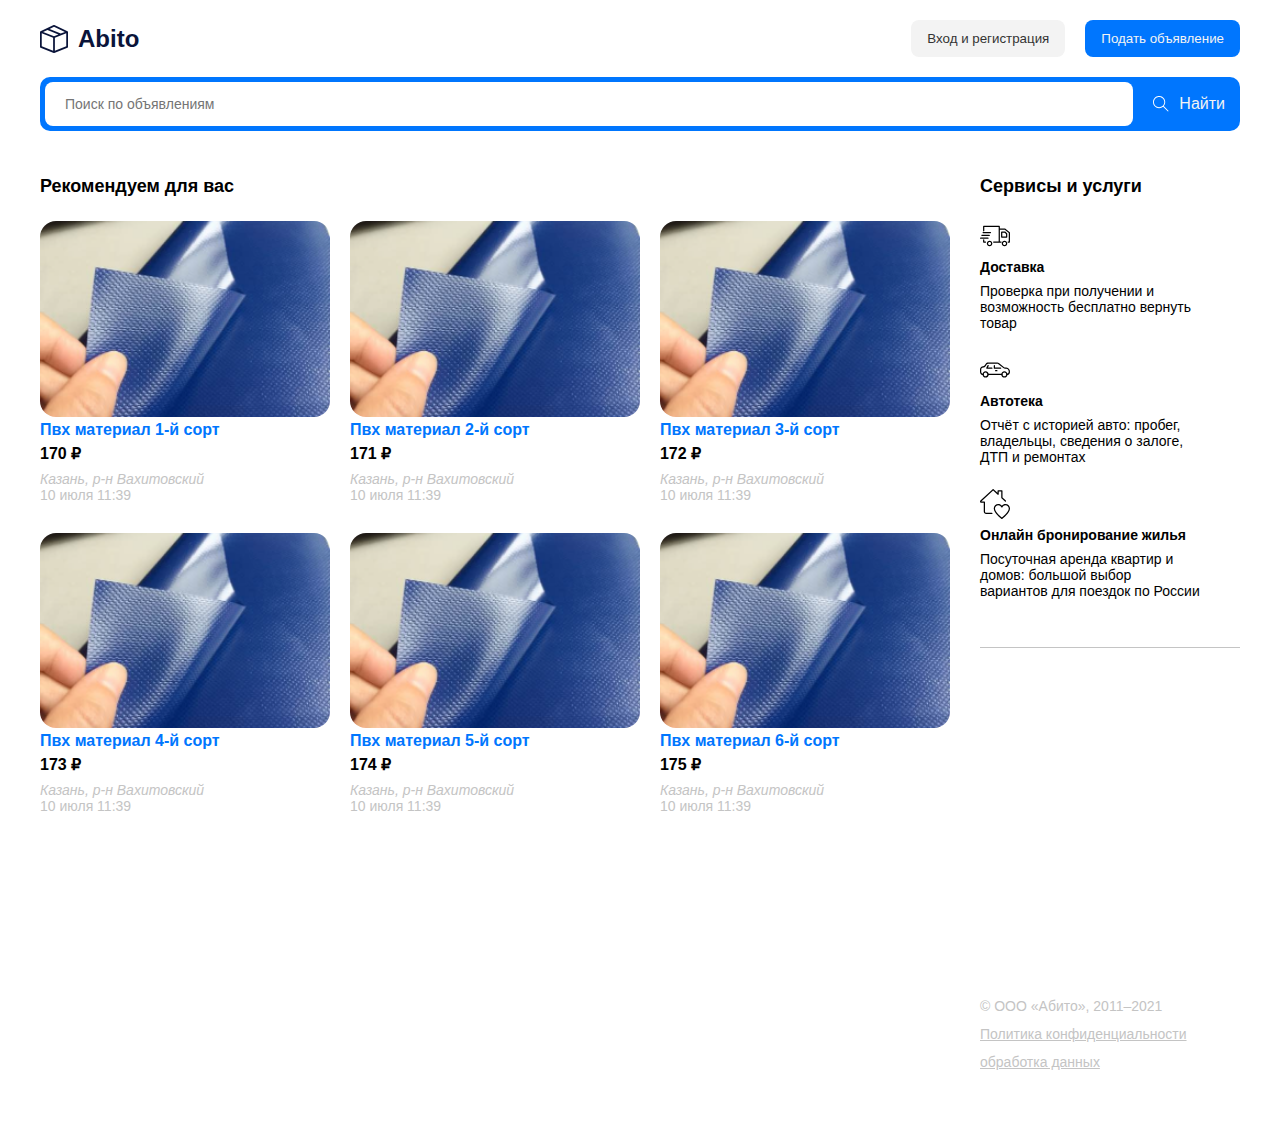
<file: index.html>
<!DOCTYPE html>
<html lang="en">
  <head>
    <meta charset="UTF-8" />
    <meta name="viewport" content="width=device-width, initial-scale=1.0" />
    <title>Abito</title>
    <link rel="stylesheet" href="./source/styles/main.css" />
    <link rel="stylesheet" href="./source/styles/pages/index.css" />
  </head>

  <body>
    <div class="page-wrapper">
      <header class="abito-header">
        <div class="abito-header__wrapper wrapper">
          <a class="abito-header__container logo" href="./index.html">
            <img
              class="logo__image"
              src="./source/assets/images/logo/logo.svg"
              alt="Logo"
            />
            <span class="logo__title">Abito</span>
          </a>

          <div class="abito-header__container controls">
            <button class="abito-button">Вход и регистрация</button>
            <button class="abito-button filling">Подать объявление</button>
          </div>

          <div class="abito-header__container burger">
            <img
              class="burger__image"
              src="./source/assets/images/icons/menu.svg"
              alt="Menu"
            />
          </div>
        </div>
      </header>

      <div class="search">
        <div class="wrapper">
          <div class="search__box">
            <input
              type="text"
              class="search__input"
              placeholder="Поиск по объявлениям"
            />
            <div class="search__button">
              <img
                class="search__image"
                src="./source/assets/images/icons/search.svg"
                alt="search"
              />
              <span class="search__text">Найти</span>
            </div>
          </div>
        </div>
      </div>

      <div class="wrapper">
        <main class="content">
          <section class="content-body">
            <h2 class="content__header">Рекомендуем для вас</h2>
            <div class="content__box cards" id="content-cards"></div>
          </section>

          <section class="content-sidebar">
            <h2 class="content__header">Сервисы и услуги</h2>
            <div class="content__box services">
              <div class="content-service">
                <img
                  class="content-service__image"
                  src="./source/assets/images/icons/delivery.svg"
                  alt="Delivery"
                />
                <p class="content-service__name">Доставка</p>
                <p class="content-service__description">
                  Проверка при получении и возможность бесплатно вернуть товар
                </p>
              </div>
              <div class="content-service">
                <img
                  class="content-service__image"
                  src="./source/assets/images/icons/car.svg"
                  alt="Delivery"
                />
                <p class="content-service__name">Автотека</p>
                <p class="content-service__description">
                  Отчёт с историей авто: пробег, владельцы, сведения о залоге,
                  ДТП и ремонтах
                </p>
              </div>
              <div class="content-service">
                <img
                  class="content-service__image"
                  src="./source/assets/images/icons/apartment.svg"
                  alt="Delivery"
                />
                <p class="content-service__name">Онлайн бронирование жилья</p>
                <p class="content-service__description">
                  Посуточная аренда квартир и домов: большой выбор вариантов для
                  поездок по России
                </p>
              </div>
            </div>
            <div class="content-sidebar__footer">
              <p class="content-sidebar__footer-text">
                © ООО «Абито», 2011–2021
              </p>
              <a class="content-sidebar__footer-link" href="#"
                >Политика конфиденциальности обработка данных</a
              >
            </div>
          </section>
        </main>
      </div>
    </div>
    <script src="./source/scripts/index.js"></script>
  </body>
</html>
</file>
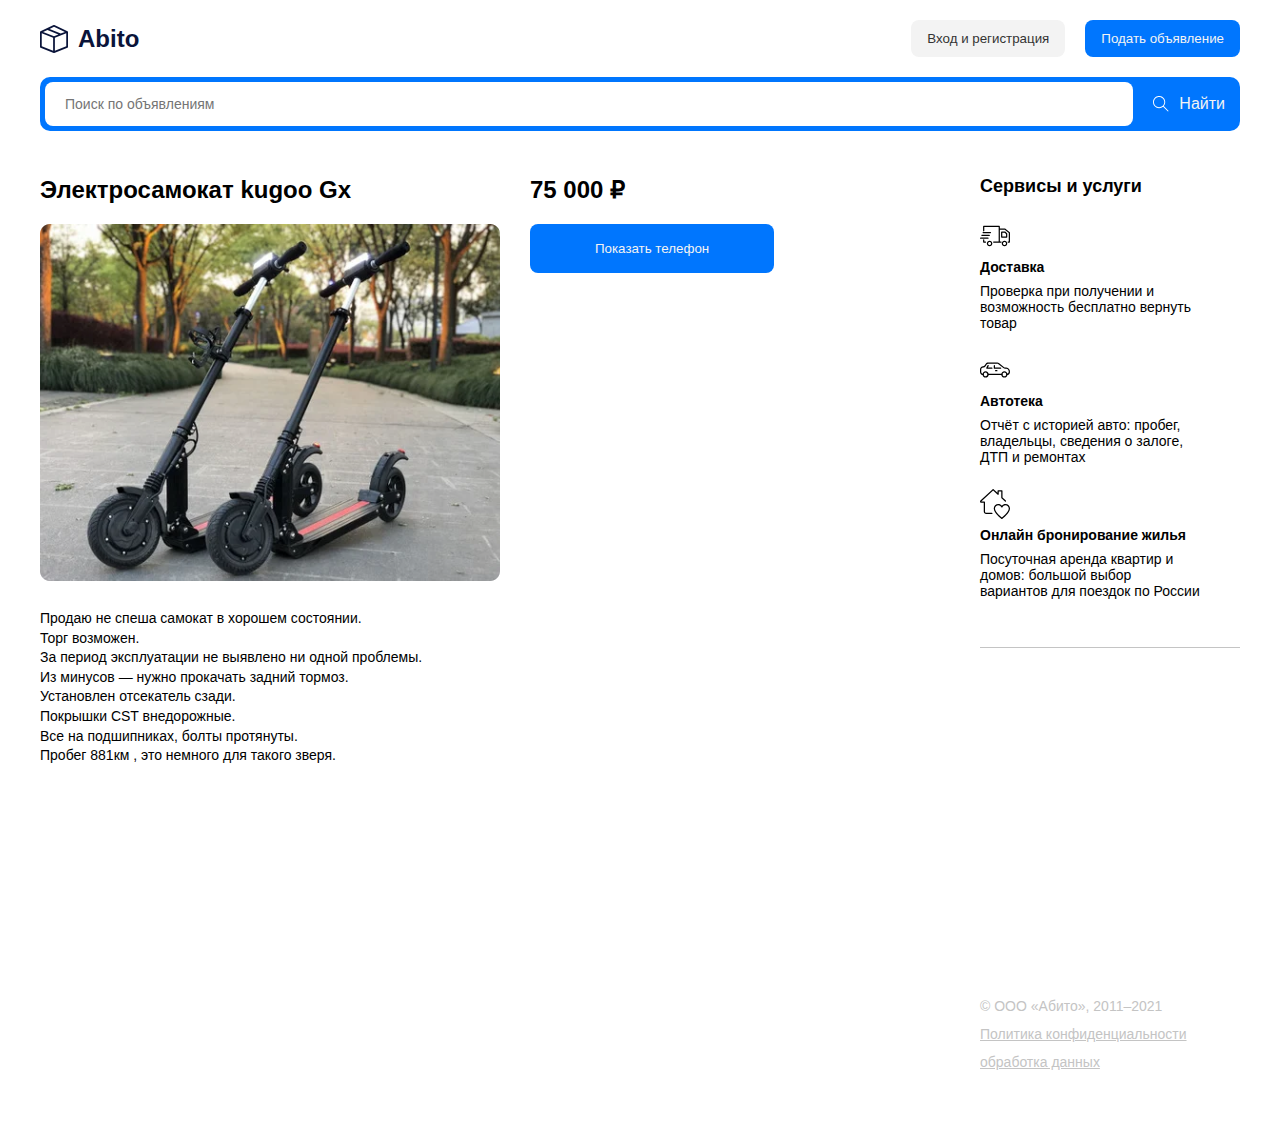
<file: product.html>
<!DOCTYPE html>
<html lang="en">
  <head>
    <meta charset="UTF-8" />
    <meta name="viewport" content="width=device-width, initial-scale=1.0" />
    <title>Abito</title>
    <link rel="stylesheet" href="./source/styles/main.css" />
    <link rel="stylesheet" href="./source/styles/pages/index.css" />
  </head>

  <body>
    <div class="page-wrapper">
      <header class="abito-header">
        <div class="abito-header__wrapper wrapper">
          <a class="abito-header__container logo" href="./index.html">
            <img
              class="logo__image"
              src="./source/assets/images/logo/logo.svg"
              alt="Logo"
            />
            <span class="logo__title">Abito</span>
          </a>

          <div class="abito-header__container controls">
            <button class="abito-button">Вход и регистрация</button>
            <button class="abito-button filling">Подать объявление</button>
          </div>

          <div class="abito-header__container burger">
            <img
              class="burger__image"
              src="./source/assets/images/icons/menu.svg"
              alt="Menu"
            />
          </div>
        </div>
      </header>

      <div class="search">
        <div class="wrapper">
          <div class="search__box">
            <input
              type="text"
              class="search__input"
              placeholder="Поиск по объявлениям"
            />
            <div class="search__button">
              <img
                class="search__image"
                src="./source/assets/images/icons/search.svg"
                alt="search"
              />
              <span class="search__text">Найти</span>
            </div>
          </div>
        </div>
      </div>

      <div class="wrapper">
        <main class="content">
          <section class="content-product">
            <div class="content-product__box">
              <h2 class="content-product__name">Электросамокат kugoo Gx</h2>
              <img
                class="content-product__image"
                src="./source/assets/images/products/product-2.png"
                alt="Product"
              />
              <p class="content-product__description">
                Продаю не спеша самокат в хорошем состоянии.<br />
                Торг возможен. <br />
                За период эксплуатации не выявлено ни одной проблемы.<br />
                Из минусов — нужно прокачать задний тормоз.<br />
                Установлен отсекатель сзади.<br />
                Покрышки CST внедорожные.<br />
                Все на подшипниках, болты протянуты.<br />
                Пробег 881км , это немного для такого зверя.<br />
              </p>
            </div>
            <div class="content-product__box">
              <p class="content-product__price">75 000 ₽</p>
              <button class="abito-button filling" style="padding: 16px 64px">
                Показать телефон
              </button>
            </div>
          </section>

          <section class="content-sidebar">
            <h2 class="content__header">Сервисы и услуги</h2>
            <div class="content__box services">
              <div class="content-service">
                <img
                  class="content-service__image"
                  src="./source/assets/images/icons/delivery.svg"
                  alt="Delivery"
                />
                <p class="content-service__name">Доставка</p>
                <p class="content-service__description">
                  Проверка при получении и возможность бесплатно вернуть товар
                </p>
              </div>
              <div class="content-service">
                <img
                  class="content-service__image"
                  src="./source/assets/images/icons/car.svg"
                  alt="Delivery"
                />
                <p class="content-service__name">Автотека</p>
                <p class="content-service__description">
                  Отчёт с историей авто: пробег, владельцы, сведения о залоге,
                  ДТП и ремонтах
                </p>
              </div>
              <div class="content-service">
                <img
                  class="content-service__image"
                  src="./source/assets/images/icons/apartment.svg"
                  alt="Delivery"
                />
                <p class="content-service__name">Онлайн бронирование жилья</p>
                <p class="content-service__description">
                  Посуточная аренда квартир и домов: большой выбор вариантов для
                  поездок по России
                </p>
              </div>
            </div>
            <div class="content-sidebar__footer">
              <p class="content-sidebar__footer-text">
                © ООО «Абито», 2011–2021
              </p>
              <a class="content-sidebar__footer-link" href="#"
                >Политика конфиденциальности обработка данных</a
              >
            </div>
          </section>
        </main>
      </div>
    </div>
  </body>
</html>
</file>
<file: source/styles/main.css>
@import url("./global.css");
@import url("./variables.css");

body {
  background-color: var(--bg-main);
}

.page-wrapper {
  width: 100%;
  display: flex;
  flex-direction: column;
  min-height: 100vh;
}

.wrapper {
  max-width: 1230px;
  width: 100%;
  margin: 0 auto;
  padding: 0 15px;
}

.abito-button {
  color: var(--font-common);
  background-color: var(--bg-button);
  padding: 10px 15px;
  border: 1px solid #00000000;
  border-radius: 8px;
  cursor: pointer;
}

.abito-button.filling {
  color: var(--font-common-alter);
  background-color: var(--bg-button-fill);
}
</file>
<file: source/styles/pages/index.css>
@import url("./header/index.css");
@import url("./search.css");

.content {
  flex-grow: 1;
  min-height: 100vh;
  margin-top: 45px;

  display: flex;
  flex-direction: column;
  flex-wrap: nowrap;
  gap: 30px;
  margin-bottom: 48px;

  @media screen and (min-width: 756px) {
    flex-direction: row;
  }
}

.content-body {
  flex-grow: 1;
}

.content-sidebar {
  display: flex;
  flex-direction: column;
  min-width: 260px;
  max-width: 260px;
}

.content__header {
  font-size: 18px;
  font-weight: 600;
  margin-bottom: 24px;
}

.content__box {
  display: flex;
}

.content__box.cards {
  flex-direction: row;
  row-gap: 30px;
  column-gap: 20px;
  flex-wrap: wrap;
}

.content-card {
  cursor: pointer;
  text-align: left;
  width: 90%;

  @media screen and (min-width: 480px) {
    width: calc((100% - 20px) / 2);
  }

  @media screen and (min-width: 1024px) {
    width: calc((100% - 40px) / 3);
  }
}

.content__box.services {
  flex-direction: column;
  flex-wrap: nowrap;
  row-gap: 24px;
  border-bottom: 1px solid #c4c4c4;
}

.content-service {
  width: 100%;
  cursor: pointer;
}

.content-card__image {
  width: 100%;
  object-fit: contain;
  max-height: 240px;
  border-radius: 16px;
}

.content-card__name {
  font-size: 16px;
  color: var(--color-blue);
}

.content-card__price {
  font-size: 16px;
  font-weight: 600;
  margin-top: 5px;
  margin-bottom: 8px;
}

.content__box.card-info {
  color: #c4c4c4;
  font-size: 14px;
  flex-direction: column;
}

.content__box.card-info .address {
}

.content__box.card-info .time {
}

.content__box.services {
  flex-direction: column;
}

.content-service:last-child {
  margin-bottom: 48px;
}

.content-service__image {
  width: 30px;
  object-fit: contain;
}
.content-service__name {
  font-size: 14px;
  font-weight: 600;
  margin-top: 4px;
  margin-bottom: 8px;
}
.content-service__description {
  font-size: 14px;
  max-width: 220px;
}

.content-sidebar__footer {
  font-size: 14px;
  margin-top: auto;
  color: #c4c4c4;
  line-height: 28px;
}

.content-sidebar__footer-link {
  color: #c4c4c4;
}

.content-product {
  display: flex;
  flex-direction: column;
  gap: 30px;
  flex-grow: 1;

  @media screen and (min-width: 756px) {
    flex-direction: row;
  }
}

.content-product__box {
  flex-basis: calc((100% - 30px) / 2);
}

.content-product__name,
.content-product__price {
  font-size: 24px;
  font-weight: 600;
  margin-bottom: 20px;
}

.content-product__image {
  width: 240px;
  object-fit: contain;
  margin-bottom: 24px;

  @media screen and (min-width: 480px) {
    width: 320px;
  }

  @media screen and (min-width: 756px) {
    width: 460px;
  }
}

.content-product__description {
  text-align: left;
  font-size: 14px;
  line-height: 140%;
}
</file>
